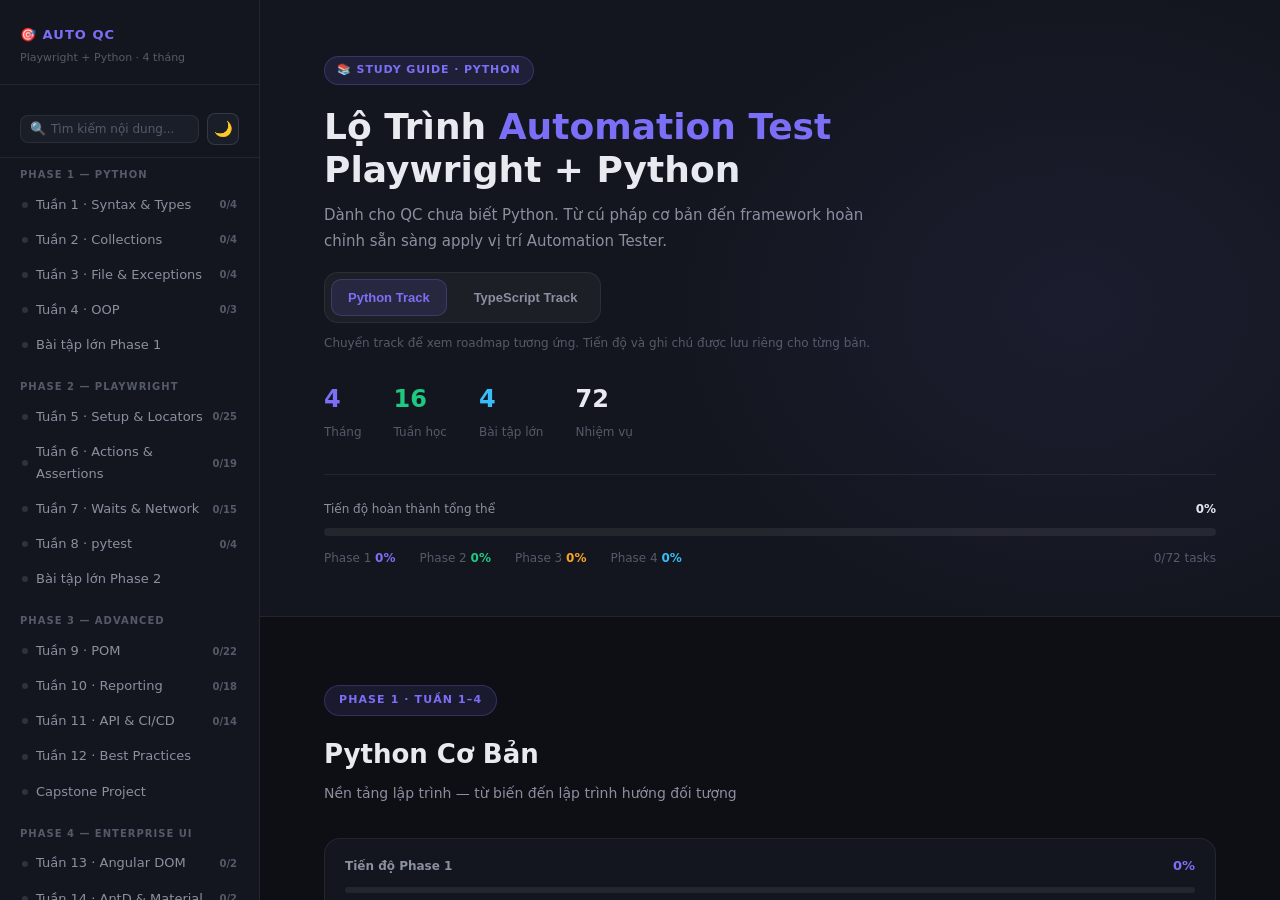
<file: index.html>
<!DOCTYPE html>
<html lang="vi">

<head>
    <meta charset="UTF-8">
    <meta name="viewport" content="width=device-width, initial-scale=1.0">
    <title>Lộ Trình Automation Test — Playwright & Python</title>
    <link rel="stylesheet" href="styles.css">
</head>

<body>

    <div class="layout">
        <!-- SIDEBAR -->
        <nav class="sidebar">
            <div class="sidebar-logo">
                <div class="brand">🎯 Auto QC</div>
                <div class="sub" id="sidebarSub">Playwright + Python · 4 tháng</div>
            </div>

            <!-- TOOLBAR -->
            <div class="toolbar">
                <div class="search-wrap">
                    <span class="search-icon">🔍</span>
                    <input type="text" id="searchInput" placeholder="Tìm kiếm nội dung..."
                        oninput="onSearch(this.value)">
                    <button class="clear-btn" id="clearBtn" onclick="clearSearch()">✕</button>
                </div>
                <button class="theme-btn" id="themeBtn" onclick="toggleTheme()" title="Đổi theme">🌙</button>
            </div>

            <div class="nav-section">
                <div class="nav-section-title" id="nav-title-p1">Phase 1 — Python</div>
                <a class="nav-item active" href="#p1-w1"><span class="nav-dot"></span><span class="nav-label" id="nav-label-p1-w1">Tuần 1 · Syntax & Types</span></a>
                <a class="nav-item active" href="#p1-w2"><span class="nav-dot"></span><span class="nav-label" id="nav-label-p1-w2">Tuần 2 · Collections</span></a>
                <a class="nav-item active" href="#p1-w3"><span class="nav-dot"></span><span class="nav-label" id="nav-label-p1-w3">Tuần 3 · File & Exceptions</span></a>
                <a class="nav-item active" href="#p1-w4"><span class="nav-dot"></span><span class="nav-label" id="nav-label-p1-w4">Tuần 4 · OOP</span></a>
                <a class="nav-item active" href="#p1-milestone"><span class="nav-dot"></span><span class="nav-label" id="nav-label-p1-milestone">Bài tập lớn Phase 1</span></a>
            </div>

            <div class="nav-section">
                <div class="nav-section-title" id="nav-title-p2">Phase 2 — Playwright</div>
                <a class="nav-item p2-active" href="#p2-w5"><span class="nav-dot"></span><span class="nav-label" id="nav-label-p2-w5">Tuần 5 · Setup & Locators</span></a>
                <a class="nav-item p2-active" href="#p2-w6"><span class="nav-dot"></span><span class="nav-label" id="nav-label-p2-w6">Tuần 6 · Actions & Assertions</span></a>
                <a class="nav-item p2-active" href="#p2-w7"><span class="nav-dot"></span><span class="nav-label" id="nav-label-p2-w7">Tuần 7 · Waits & Network</span></a>
                <a class="nav-item p2-active" href="#p2-w8"><span class="nav-dot"></span><span class="nav-label" id="nav-label-p2-w8">Tuần 8 · pytest</span></a>
                <a class="nav-item p2-active" href="#p2-milestone"><span class="nav-dot"></span><span class="nav-label" id="nav-label-p2-milestone">Bài tập lớn Phase 2</span></a>
            </div>

            <div class="nav-section">
                <div class="nav-section-title" id="nav-title-p3">Phase 3 — Advanced</div>
                <a class="nav-item p3-active" href="#p3-w9"><span class="nav-dot"></span><span class="nav-label" id="nav-label-p3-w9">Tuần 9 · POM</span></a>
                <a class="nav-item p3-active" href="#p3-w10"><span class="nav-dot"></span><span class="nav-label" id="nav-label-p3-w10">Tuần 10 · Reporting</span></a>
                <a class="nav-item p3-active" href="#p3-w11"><span class="nav-dot"></span><span class="nav-label" id="nav-label-p3-w11">Tuần 11 · API & CI/CD</span></a>
                <a class="nav-item p3-active" href="#p3-w12"><span class="nav-dot"></span><span class="nav-label" id="nav-label-p3-w12">Tuần 12 · Best Practices</span></a>
                <a class="nav-item p3-active" href="#p3-milestone"><span class="nav-dot"></span><span class="nav-label" id="nav-label-p3-milestone">Capstone Project</span></a>
            </div>

            <div class="nav-section">
                <div class="nav-section-title" id="nav-title-p4">Phase 4 — Enterprise UI</div>
                <a class="nav-item p4-active" href="#p4-w13"><span class="nav-dot"></span><span class="nav-label" id="nav-label-p4-w13">Tuần 13 · Angular DOM</span></a>
                <a class="nav-item p4-active" href="#p4-w14"><span class="nav-dot"></span><span class="nav-label" id="nav-label-p4-w14">Tuần 14 · AntD & Material</span></a>
                <a class="nav-item p4-active" href="#p4-w15"><span class="nav-dot"></span><span class="nav-label" id="nav-label-p4-w15">Tuần 15 · Table & Overlay</span></a>
                <a class="nav-item p4-active" href="#p4-w16"><span class="nav-dot"></span><span class="nav-label" id="nav-label-p4-w16">Tuần 16 · Debug & Contracts</span></a>
                <a class="nav-item p4-active" href="#p4-milestone"><span class="nav-dot"></span><span class="nav-label" id="nav-label-p4-milestone">Enterprise Challenge</span></a>
            </div>

            <!-- <div class="toc-progress">
                <div class="progress-label">Tiến độ đọc</div>
                <div class="progress-bar">
                    <div class="progress-fill" id="progressFill"></div>
                </div>
            </div> -->
        </nav>

        <!-- MAIN -->
        <main class="main">
            <!-- HERO -->
            <div class="hero">
                <div class="hero-badge" id="heroBadge">📚 Study Guide · Python</div>
                <h1 id="heroTitle">Lộ Trình <span>Automation Test</span><br>Playwright + Python</h1>
                <p id="heroDesc">Dành cho QC chưa biết Python. Từ cú pháp cơ bản đến framework hoàn chỉnh sẵn sàng apply vị trí
                    Automation Tester.</p>
                <div class="track-switch" role="tablist" aria-label="Chọn ngôn ngữ học">
                    <button class="track-btn active" id="track-python" onclick="switchTrack('python')"
                        aria-pressed="true">Python Track</button>
                    <button class="track-btn" id="track-typescript" onclick="switchTrack('typescript')"
                        aria-pressed="false">TypeScript Track</button>
                </div>
                <div class="track-hint">Chuyển track để xem roadmap tương ứng. Tiến độ và ghi chú được lưu riêng cho từng bản.</div>
                <div class="hero-stats">
                    <div class="stat">
                        <div class="stat-num" id="heroMonths" style="color:var(--p1)">4</div>
                        <div class="stat-label">Tháng</div>
                    </div>
                    <div class="stat">
                        <div class="stat-num" id="heroWeeks" style="color:var(--p2)">16</div>
                        <div class="stat-label">Tuần học</div>
                    </div>
                    <div class="stat">
                        <div class="stat-num" id="heroMilestones" style="color:var(--p4)">4</div>
                        <div class="stat-label">Bài tập lớn</div>
                    </div>
                    <div class="stat">
                        <div class="stat-num" style="color:var(--text)" id="heroTotalTasks">0</div>
                        <div class="stat-label">Nhiệm vụ</div>
                    </div>
                </div>
                <div class="overall-progress">
                    <div class="overall-progress-label">Tiến độ hoàn thành tổng thể <span id="overallPct">0%</span>
                    </div>
                    <div class="overall-bar-track">
                        <div class="overall-bar-fill" id="overallBarFill"></div>
                    </div>
                    <div class="overall-phases">
                        <div class="overall-phase-stat p1s">Phase 1 <b id="p1pct">0%</b></div>
                        <div class="overall-phase-stat p2s">Phase 2 <b id="p2pct">0%</b></div>
                        <div class="overall-phase-stat p3s">Phase 3 <b id="p3pct">0%</b></div>
                        <div class="overall-phase-stat p4s">Phase 4 <b id="p4pct">0%</b></div>
                        <div class="overall-phase-stat" style="margin-left:auto" id="doneBadge"></div>
                    </div>
                </div>
            </div>

            <div class="content">
                <div class="search-no-results" id="noResults">😕 Không tìm thấy kết quả nào cho "<span
                        id="noResultsTerm"></span>"</div>

                <!-- PHASE PLACEHOLDERS -->
                <div id="phase1-placeholder" class="phase-placeholder"></div>
                <div id="phase2-placeholder" class="phase-placeholder"></div>
                <div id="phase3-placeholder" class="phase-placeholder"></div>
                <div id="phase4-placeholder" class="phase-placeholder"></div>
            </div> <!-- .content -->
        </main>
    </div> <!-- .layout -->

    <script src="script.js"></script>
</body>

</html>
</file>
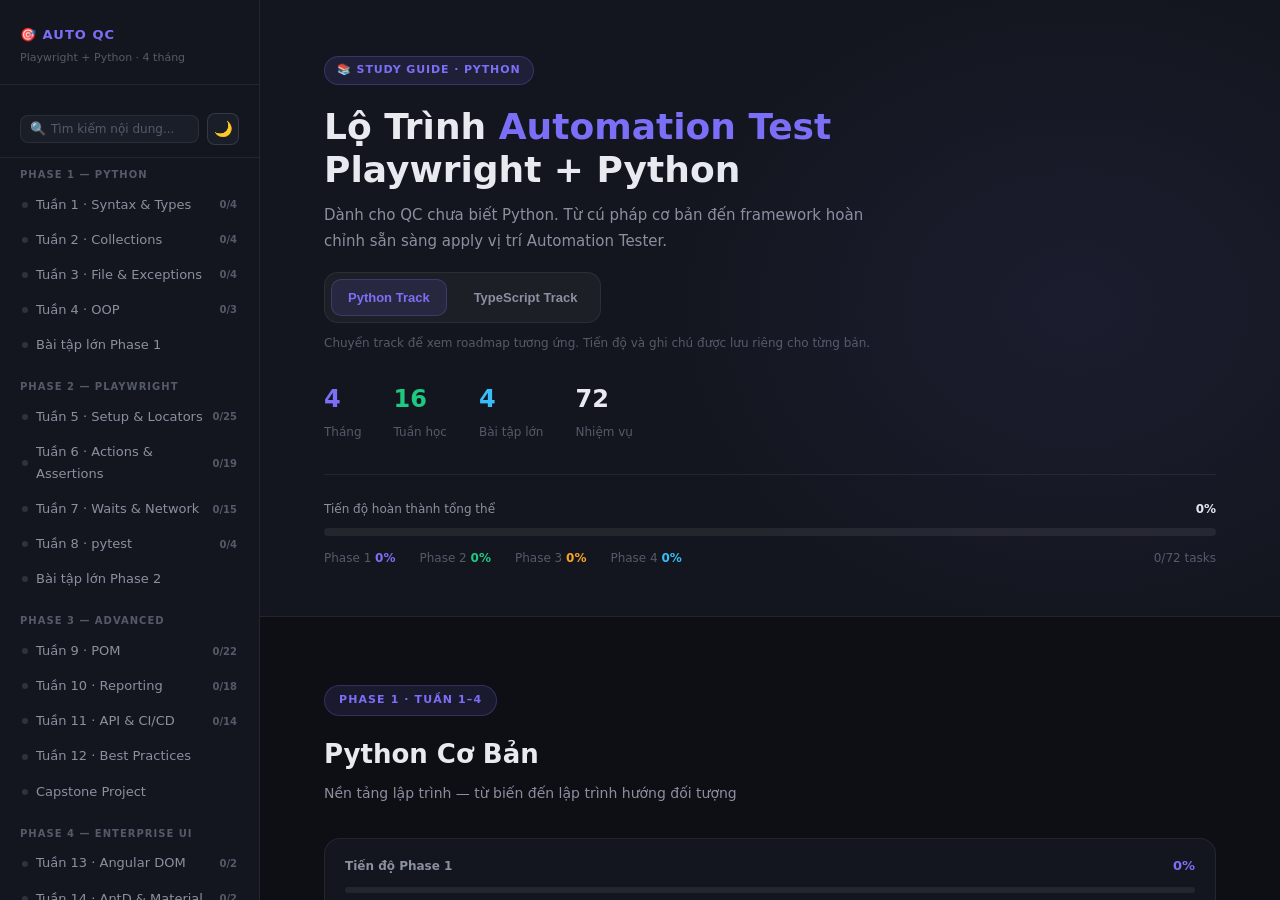
<file: tools/set-track-python.html>
<!DOCTYPE html>
<html lang="vi">
<head>
  <meta charset="UTF-8" />
  <title>Switch Track</title>
</head>
<body>
  <script>
    localStorage.setItem("aqc_learning_track_v1", "python");
    window.location.replace("/index.html");
  </script>
</body>
</html>
</file>
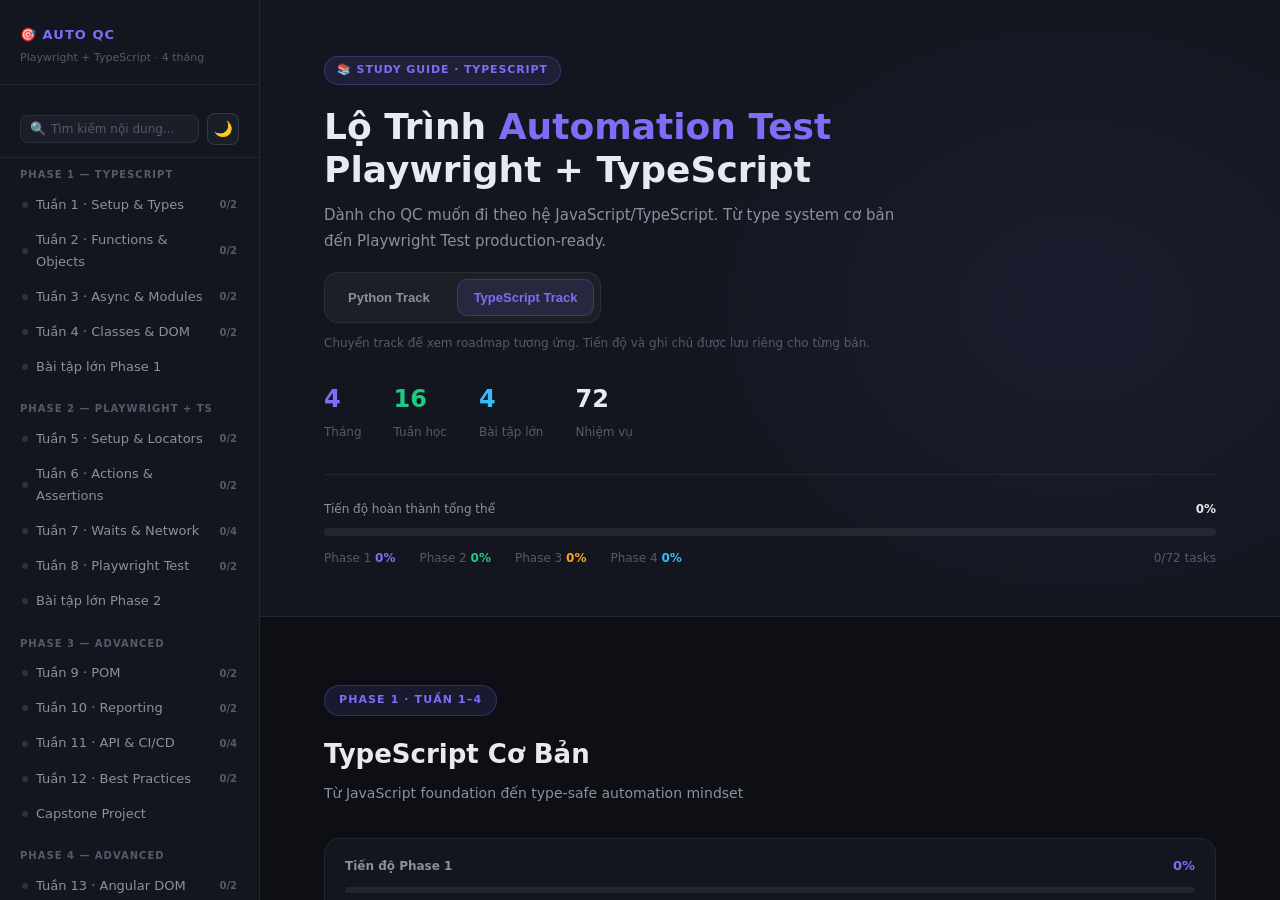
<file: tools/set-track-typescript.html>
<!DOCTYPE html>
<html lang="vi">
<head>
  <meta charset="UTF-8" />
  <title>Switch Track</title>
</head>
<body>
  <script>
    localStorage.setItem("aqc_learning_track_v1", "typescript");
    window.location.replace("/index.html");
  </script>
</body>
</html>
</file>
<file: styles.css>
:root {
  --bg: #0d0f14;
  --bg2: #13161e;
  --bg3: #1a1e28;
  --border: rgba(255, 255, 255, 0.07);
  --border2: rgba(255, 255, 255, 0.12);
  --text: #e8eaf0;
  --text2: #8b90a0;
  --text3: #555a6a;
  --p1: #7c6ff7;
  --p1l: rgba(124, 111, 247, 0.12);
  --p1b: rgba(124, 111, 247, 0.25);
  --p2: #1fc880;
  --p2l: rgba(31, 200, 128, 0.1);
  --p2b: rgba(31, 200, 128, 0.22);
  --p3: #f5a623;
  --p3l: rgba(245, 166, 35, 0.1);
  --p3b: rgba(245, 166, 35, 0.22);
  --p4: #38bdf8;
  --p4l: rgba(56, 189, 248, 0.1);
  --p4b: rgba(56, 189, 248, 0.22);
  --red: #f06e6e;
  --redl: rgba(240, 110, 110, 0.1);
  --code-bg: #0a0c12;
  --radius: 10px;
  --radius-lg: 16px;
  --note-bg: rgba(245, 166, 35, 0.07);
  --note-border: rgba(245, 166, 35, 0.25);
  --highlight: rgba(124, 111, 247, 0.25);
}

/* ── LIGHT MODE ── */
html.light {
  --bg: #f5f6fa;
  --bg2: #ffffff;
  --bg3: #eef0f6;
  --border: rgba(0, 0, 0, 0.08);
  --border2: rgba(0, 0, 0, 0.14);
  --text: #1a1c24;
  --text2: #4a4f62;
  --text3: #9097b0;
  --p1: #5b52d6;
  --p1l: rgba(91, 82, 214, 0.18);
  --p1b: rgba(91, 82, 214, 0.22);
  --p2: #0fa863;
  --p2l: rgba(15, 168, 99, 0.18);
  --p2b: rgba(15, 168, 99, 0.2);
  --p3: #c27d0e;
  --p3l: rgba(194, 125, 14, 0.18);
  --p3b: rgba(194, 125, 14, 0.2);
  --p4: #0f88c8;
  --p4l: rgba(15, 136, 200, 0.16);
  --p4b: rgba(15, 136, 200, 0.2);
  --code-bg: #f0f2f8;
  --note-bg: rgba(194, 125, 14, 0.07);
  --note-border: rgba(194, 125, 14, 0.25);
  --highlight: rgba(91, 82, 214, 0.18);
  --highlight: rgba(91, 82, 214, 0.18);
}

/* Smooth theme transition */
*,
*::before,
*::after {
  transition:
    background-color 0.22s ease,
    border-color 0.22s ease,
    color 0.15s ease;
}

* {
  margin: 0;
  padding: 0;
  box-sizing: border-box;
}

body {
  font-family:
    "Segoe UI",
    system-ui,
    -apple-system,
    sans-serif;
  background: var(--bg);
  color: var(--text);
  line-height: 1.7;
  font-size: 15px;
}

/* SCROLLBAR */
::-webkit-scrollbar {
  width: 5px;
}
::-webkit-scrollbar-track {
  background: var(--bg);
}
::-webkit-scrollbar-thumb {
  background: var(--border2);
  border-radius: 3px;
}

/* LAYOUT */
.layout {
  display: flex;
  min-height: 100vh;
  overflow: hidden;
}

/* SIDEBAR */
.sidebar {
  width: 260px;
  min-width: 260px;
  height: 100vh;
  overflow-y: auto;
  background: var(--bg2);
  border-right: 1px solid var(--border);
  position: sticky;
  top: 0;
  height: 100vh;
  overflow-y: auto;
  padding: 0 0 2rem;
}

.sidebar-logo {
  padding: 1.5rem 1.25rem 1rem;
  border-bottom: 1px solid var(--border);
  margin-bottom: 1rem;
}
.sidebar-logo .brand {
  font-size: 13px;
  font-weight: 600;
  color: var(--p1);
  letter-spacing: 0.08em;
  text-transform: uppercase;
}
.sidebar-logo .sub {
  font-size: 11px;
  color: var(--text3);
  margin-top: 3px;
}

.nav-section {
  padding: 0 0.75rem;
  margin-bottom: 0.5rem;
}
.nav-section-title {
  font-size: 10px;
  font-weight: 600;
  text-transform: uppercase;
  letter-spacing: 0.1em;
  color: var(--text3);
  padding: 0.5rem 0.5rem 0.3rem;
}

.nav-item {
  display: flex;
  align-items: center;
  gap: 8px;
  padding: 6px 10px;
  border-radius: 7px;
  font-size: 13px;
  color: var(--text2);
  cursor: pointer;
  text-decoration: none;
  transition: all 0.15s;
  margin-bottom: 1px;
}
.nav-item:hover {
  background: rgba(255, 255, 255, 0.05);
  color: var(--text);
}
.nav-item.active {
  background: var(--p1l);
  color: var(--p1);
}
.nav-item.active .nav-dot {
  background: var(--p1);
}
.nav-dot {
  width: 6px;
  height: 6px;
  border-radius: 50%;
  background: var(--border2);
  flex-shrink: 0;
}
.nav-item.p2-active {
  background: var(--p2l);
  color: var(--p2);
}
.nav-item.p2-active .nav-dot {
  background: var(--p2);
}
.nav-item.p3-active {
  background: var(--p3l);
  color: var(--p3);
}
.nav-item.p3-active .nav-dot {
  background: var(--p3);
}
.nav-item.p4-active {
  background: var(--p4l);
  color: var(--p4);
}
.nav-item.p4-active .nav-dot {
  background: var(--p4);
}

/* MAIN */
.main {
  flex: 1;
  min-width: 0;
  overflow-y: auto;
  max-height: 100vh;
}

/* HERO */
.hero {
  background: var(--bg2);
  border-bottom: 1px solid var(--border);
  padding: 3.5rem 4rem 3rem;
  position: relative;
  overflow: hidden;
}
.hero::before {
  content: "";
  position: absolute;
  inset: 0;
  background: radial-gradient(
    ellipse 60% 80% at 80% 50%,
    rgba(124, 111, 247, 0.08) 0%,
    transparent 70%
  );
  pointer-events: none;
}
.hero-badge {
  display: inline-flex;
  align-items: center;
  gap: 6px;
  background: var(--p1l);
  border: 1px solid var(--p1b);
  color: var(--p1);
  font-size: 11px;
  font-weight: 600;
  text-transform: uppercase;
  letter-spacing: 0.08em;
  padding: 4px 12px;
  border-radius: 20px;
  margin-bottom: 1.25rem;
}
.hero h1 {
  font-size: 36px;
  font-weight: 700;
  line-height: 1.2;
  margin-bottom: 0.75rem;
}
.hero h1 span {
  color: var(--p1);
}
.hero p {
  font-size: 15px;
  color: var(--text2);
  max-width: 580px;
  line-height: 1.7;
  margin-bottom: 1.1rem;
}
.track-switch {
  display: inline-flex;
  gap: 10px;
  padding: 6px;
  background: rgba(255, 255, 255, 0.04);
  border: 1px solid var(--border);
  border-radius: 14px;
  margin-bottom: 0.65rem;
}
.track-btn {
  background: transparent;
  border: 1px solid transparent;
  color: var(--text2);
  padding: 10px 16px;
  border-radius: 10px;
  cursor: pointer;
  font-size: 13px;
  font-weight: 600;
  transition: all 0.18s ease;
}
.track-btn:hover {
  color: var(--text);
  border-color: var(--border2);
}
.track-btn.active {
  background: var(--p1l);
  border-color: var(--p1b);
  color: var(--p1);
}
.track-hint {
  font-size: 12px;
  color: var(--text3);
  margin-bottom: 1.6rem;
}
.hero-stats {
  display: flex;
  gap: 2rem;
}
.stat {
}
.stat-num {
  font-size: 24px;
  font-weight: 700;
}
.stat-label {
  font-size: 12px;
  color: var(--text3);
  margin-top: 2px;
}

/* CONTENT */
.content {
  padding: 3rem 4rem;
  max-width: none;
  width: 100%;
  box-sizing: border-box;
}

/* PHASE HEADER */
.phase-block {
  margin-bottom: 4rem;
}
.phase-tag {
  display: inline-flex;
  align-items: center;
  gap: 8px;
  font-size: 11px;
  font-weight: 600;
  text-transform: uppercase;
  letter-spacing: 0.1em;
  padding: 5px 14px;
  border-radius: 20px;
  margin-bottom: 1rem;
}
.phase-tag.p1 {
  background: var(--p1l);
  color: var(--p1);
  border: 1px solid var(--p1b);
}
.phase-tag.p2 {
  background: var(--p2l);
  color: var(--p2);
  border: 1px solid var(--p2b);
}
.phase-tag.p3 {
  background: var(--p3l);
  color: var(--p3);
  border: 1px solid var(--p3b);
}
.phase-tag.p4 {
  background: var(--p4l);
  color: var(--p4);
  border: 1px solid var(--p4b);
}

.phase-title {
  font-size: 26px;
  font-weight: 700;
  margin-bottom: 0.4rem;
}
.phase-subtitle {
  font-size: 14px;
  color: var(--text2);
  margin-bottom: 2rem;
}

/* WEEK BLOCK */
.week-block {
  display: block;
  width: 100%;
  margin-bottom: 2.2rem;
  clear: both;
  padding-bottom: 0.8rem;
  border-bottom: 1px solid var(--border);
}
.week-block:last-child {
  border-bottom: none;
  padding-bottom: 0;
}
.topic-card {
  width: 100%;
  margin-bottom: 0.9rem;
}
.week-label {
  font-size: 13px;
  font-weight: 700;
  text-transform: uppercase;
  letter-spacing: 0.1em;
  color: var(--text);
  margin-bottom: 0.9rem;
  display: flex;
  align-items: center;
  gap: 10px;
  text-shadow: 0 1px 2px rgba(0, 0, 0, 0.3);
}

.html.light .week-label,
.week-label.light {
  color: var(--p1);
  text-shadow: 0 1px 2px rgba(255, 255, 255, 0.35);
}

.week-label::after {
  content: "";
  flex: 1;
  height: 1px;
  background: var(--border);
}

/* TOPIC CARD */
.topic-card {
  background: var(--bg2);
  border: 1px solid var(--border);
  border-radius: var(--radius-lg);
  margin-bottom: 1rem;
  overflow: hidden;
  transition: border-color 0.2s;
}
.topic-card:hover {
  border-color: var(--border2);
}

.topic-header {
  padding: 1.1rem 1.4rem;
  display: flex;
  align-items: flex-start;
  gap: 12px;
  cursor: pointer;
}
.topic-icon {
  width: 32px;
  height: 32px;
  border-radius: 8px;
  display: flex;
  align-items: center;
  justify-content: center;
  font-size: 15px;
  flex-shrink: 0;
  margin-top: 2px;
}
.p1 .topic-icon {
  background: var(--p1l);
}
.p2 .topic-icon {
  background: var(--p2l);
}
.p3 .topic-icon {
  background: var(--p3l);
}
.p4 .topic-icon {
  background: var(--p4l);
}

.topic-meta {
  flex: 1;
}
.topic-name {
  font-size: 15px;
  font-weight: 600;
  margin-bottom: 3px;
}
.topic-desc {
  font-size: 13px;
  color: var(--text2);
}
.topic-toggle {
  color: var(--text3);
  font-size: 12px;
  transition: transform 0.25s;
  margin-top: 6px;
}
.topic-toggle.open {
  transform: rotate(180deg);
}

.topic-body {
  display: none;
  border-top: 1px solid var(--border);
  width: 100%;
  box-sizing: border-box;
  transition: all 0.25s ease;
}
.topic-body.open {
  display: block;
}

/* THEORY */
.theory-section {
  padding: 1.4rem;
  border-bottom: 1px solid var(--border);
}
.theory-section:last-child {
  border-bottom: none;
}
.section-label {
  font-size: 10px;
  font-weight: 700;
  text-transform: uppercase;
  letter-spacing: 0.12em;
  color: var(--text3);
  margin-bottom: 0.75rem;
  display: flex;
  align-items: center;
  gap: 8px;
}
.section-label::before {
  content: "";
  width: 16px;
  height: 1px;
  background: var(--border2);
}

p {
  margin-bottom: 0.75rem;
  color: var(--text2);
  font-size: 14px;
}
p:last-child {
  margin-bottom: 0;
}

strong {
  color: var(--text);
  font-weight: 600;
}

/* CODE BLOCK */
.code-block {
  background: var(--code-bg);
  border: 1px solid var(--border);
  border-radius: var(--radius);
  overflow: hidden;
  margin: 0.75rem 0;
}
.html.light .code-block {
  background: #1f2233; /* dark hơn theme sáng */
  border-color: rgba(255, 255, 255, 0.15);
}
.code-header {
  display: flex;
  align-items: center;
  justify-content: space-between;
  padding: 8px 14px;
  border-bottom: 1px solid var(--border);
  background: rgba(255, 255, 255, 0.02);
}
.code-lang {
  font-size: 11px;
  font-weight: 600;
  text-transform: uppercase;
  letter-spacing: 0.08em;
  color: var(--text3);
  display: flex;
  align-items: center;
  gap: 8px;
}
.code-lang::before {
  content: "";
  width: 8px;
  height: 8px;
  border-radius: 50%;
}
.code-lang.python::before {
  background: #3b82f6;
}
.code-lang.bash::before {
  background: var(--p2);
}
.code-lang.text::before {
  background: var(--text3);
}
.code-filename {
  font-size: 11px;
  color: var(--text3);
  font-family: "Cascadia Code", "Consolas", "Fira Code", monospace;
}
.code-copy {
  font-size: 11px;
  color: var(--text3);
  cursor: pointer;
  padding: 3px 8px;
  border: 1px solid var(--border);
  border-radius: 5px;
  background: transparent;
  transition: all 0.15s;
}
.code-copy:hover {
  color: var(--text);
  border-color: var(--border2);
}

pre {
  padding: 1.1rem 1.4rem;
  overflow-x: auto;
  font-family: "Cascadia Code", "Consolas", "Fira Code", monospace;
  font-size: 13px;
  line-height: 1.7;
}
code {
  font-family: "Cascadia Code", "Consolas", "Fira Code", monospace;
}

/* SYNTAX HIGHLIGHT */
.kw {
  color: #c792ea;
}
.fn {
  color: #82aaff;
}
.str {
  color: #c3e88d;
}
.cmt {
  color: #546e7a;
  font-style: italic;
}
.num {
  color: #f78c6c;
}
.cls {
  color: #ffcb6b;
}
.dec {
  color: #89ddff;
}
.self {
  color: #f07178;
}
.imp {
  color: var(--p1);
}

/* INLINE CODE */
code:not(pre code) {
  background: rgba(124, 111, 247, 0.12);
  color: #c4baff;
  font-size: 12.5px;
  padding: 2px 7px;
  border-radius: 5px;
}

/* EXERCISES */
.exercises {
}
.ex-item {
  display: flex;
  gap: 12px;
  align-items: flex-start;
  padding: 10px 0;
  border-bottom: 1px solid var(--border);
  font-size: 13px;
}
.ex-item:last-child {
  border-bottom: none;
}
.ex-num {
  width: 22px;
  height: 22px;
  border-radius: 6px;
  display: flex;
  align-items: center;
  justify-content: center;
  font-size: 10px;
  font-weight: 700;
  flex-shrink: 0;
  margin-top: 1px;
}
.p1 .ex-num {
  background: var(--p1l);
  color: var(--p1);
}
.p2 .ex-num {
  background: var(--p2l);
  color: var(--p2);
}
.p3 .ex-num {
  background: var(--p3l);
  color: var(--p3);
}
.p4 .ex-num {
  background: var(--p4l);
  color: var(--p4);
}
.ex-text {
}
.ex-title {
  font-weight: 600;
  margin-bottom: 3px;
  color: var(--text);
}
.ex-desc {
  color: var(--text2);
  font-size: 12px;
  line-height: 1.5;
}

/* TIPS */
.tip-box {
  border-radius: var(--radius);
  padding: 0.9rem 1.1rem;
  margin: 0.75rem 0;
  display: block;
  font-size: 13px;
}
.tip-box.info {
  background: rgba(124, 111, 247, 0.08);
  border-left: 3px solid var(--p1);
}
.tip-box.success {
  background: rgba(31, 200, 128, 0.07);
  border-left: 3px solid var(--p2);
}
.tip-box.warning {
  background: rgba(245, 166, 35, 0.08);
  border-left: 3px solid var(--p3);
}
.tip-box.danger {
  background: rgba(240, 110, 110, 0.08);
  border-left: 3px solid var(--red);
}
.tip-icon {
  flex-shrink: 0;
  font-size: 14px;
  margin-top: 1px;
}
.tip-content {
  color: var(--text2);
  line-height: 1.6;
}
.tip-content strong {
  color: var(--text);
}

/* TABLE */
.data-table {
  width: 100%;
  border-collapse: collapse;
  font-size: 13px;
  margin: 0.75rem 0;
}
.data-table th {
  text-align: left;
  padding: 8px 12px;
  background: var(--bg3);
  color: var(--text2);
  font-size: 11px;
  font-weight: 600;
  text-transform: uppercase;
  letter-spacing: 0.07em;
  border-bottom: 1px solid var(--border2);
}
.data-table td {
  padding: 9px 12px;
  border-bottom: 1px solid var(--border);
  color: var(--text2);
  vertical-align: top;
}
.data-table tr:last-child td {
  border-bottom: none;
}
.data-table tr:hover td {
  background: rgba(255, 255, 255, 0.02);
}

/* MILESTONE */
.milestone-card {
  border-radius: var(--radius-lg);
  padding: 1.5rem 1.75rem;
  margin-top: 2rem;
  position: relative;
  overflow: hidden;
}
.milestone-card.p1 {
  background: linear-gradient(
    135deg,
    rgba(124, 111, 247, 0.1),
    rgba(124, 111, 247, 0.04)
  );
  border: 1px solid var(--p1b);
}
.milestone-card.p2 {
  background: linear-gradient(
    135deg,
    rgba(31, 200, 128, 0.1),
    rgba(31, 200, 128, 0.03)
  );
  border: 1px solid var(--p2b);
}
.milestone-card.p3 {
  background: linear-gradient(
    135deg,
    rgba(245, 166, 35, 0.1),
    rgba(245, 166, 35, 0.03)
  );
  border: 1px solid var(--p3b);
}
.milestone-card.p4 {
  background: linear-gradient(
    135deg,
    rgba(56, 189, 248, 0.1),
    rgba(56, 189, 248, 0.03)
  );
  border: 1px solid var(--p4b);
}
.milestone-label {
  font-size: 10px;
  font-weight: 700;
  text-transform: uppercase;
  letter-spacing: 0.12em;
  margin-bottom: 0.5rem;
}
.p1 .milestone-label {
  color: var(--p1);
}
.p2 .milestone-label {
  color: var(--p2);
}
.p3 .milestone-label {
  color: var(--p3);
}
.p4 .milestone-label {
  color: var(--p4);
}
.milestone-title {
  font-size: 18px;
  font-weight: 700;
  margin-bottom: 0.5rem;
}
.milestone-desc {
  font-size: 13px;
  color: var(--text2);
  line-height: 1.7;
  margin-bottom: 1rem;
}
.checklist {
  list-style: none;
}
.checklist li {
  display: flex;
  gap: 8px;
  align-items: flex-start;
  font-size: 13px;
  color: var(--text2);
  padding: 4px 0;
}
.checklist li::before {
  content: "✓";
  font-weight: 700;
  margin-top: 1px;
  flex-shrink: 0;
}
.p1 .checklist li::before {
  color: var(--p1);
}
.p2 .checklist li::before {
  color: var(--p2);
}
.p3 .checklist li::before {
  color: var(--p3);
}
.p4 .checklist li::before {
  color: var(--p4);
}

/* DIVIDER */
.divider {
  height: 1px;
  background: var(--border);
  margin: 2.5rem 0;
}

/* FOLDER TREE */
.tree {
  font-family: "Cascadia Code", "Consolas", "Fira Code", monospace;
  font-size: 13px;
  line-height: 1.9;
}
.tree-file {
  color: var(--text2);
}
.tree-dir {
  color: var(--p3);
  font-weight: 500;
}
.tree-py {
  color: #82aaff;
}
.tree-comment {
  color: var(--text3);
}

/* TOC progress */
.toc-progress {
  padding: 1rem 1.25rem;
  border-top: 1px solid var(--border);
  margin-top: 1rem;
}
.progress-bar {
  height: 3px;
  background: var(--border);
  border-radius: 2px;
  margin-top: 6px;
}
.progress-fill {
  height: 100%;
  background: var(--p1);
  border-radius: 2px;
  width: 0%;
  transition: width 0.3s;
}
.progress-label {
  font-size: 11px;
  color: var(--text3);
}

/* Responsive */
@media (max-width: 900px) {
  .sidebar {
    display: none;
  }
  .hero {
    padding: 2rem 1.5rem;
  }
  .hero h1 {
    font-size: 26px;
  }
  .track-switch {
    width: 100%;
    display: flex;
  }
  .track-btn {
    flex: 1;
    justify-content: center;
  }
  .content {
    padding: 2rem 1.5rem;
  }
}

/* ANIMATIONS */
@keyframes fadeIn {
  from {
    opacity: 0;
    transform: translateY(8px);
  }
  to {
    opacity: 1;
    transform: translateY(0);
  }
}
.phase-block {
  animation: fadeIn 0.4s ease both;
  width: inherit;
}
.phase-block:nth-child(2) {
  animation-delay: 0.1s;
}
.phase-block:nth-child(3) {
  animation-delay: 0.2s;
}

/* TIP BOXES */
.tip-box {
  border-radius: var(--radius);
  padding: 0.9rem 1.1rem;
  margin: 0.75rem 0;
  display: block;
  font-size: 13px;
}
.tip-box.info {
  background: rgba(124, 111, 247, 0.08);
  border-left: 3px solid var(--p1);
  display: flex;
  /* align-items: center; */
  /* justify-content: center; */
  flex-direction: column;
}
.tip-box.success {
  background: rgba(31, 200, 128, 0.07);
  border-left: 3px solid var(--p2);
}
.tip-box.warning {
  background: rgba(245, 166, 35, 0.08);
  border-left: 3px solid var(--p3);
}
.tip-box.danger {
  background: rgba(240, 110, 110, 0.08);
  border-left: 3px solid var(--red);
}
.tip-icon {
  display: inline-block;
  font-size: 14px;
  margin-right: 8px;
  vertical-align: middle;
}
.tip-content {
  display: inline-block;
  color: var(--text2);
  line-height: 1.6;
  vertical-align: middle;
}
.tip-content strong {
  color: var(--text);
}
.tip-content .sub-content {
  margin-top: 0.5rem;
  padding-left: 20px;
}
/* ── CHECKBOX ── */
.ex-item {
  position: relative;
}
.ex-check {
  appearance: none;
  -webkit-appearance: none;
  width: 18px;
  height: 18px;
  border-radius: 5px;
  border: 1.5px solid var(--border2);
  background: transparent;
  cursor: pointer;
  flex-shrink: 0;
  margin-top: 3px;
  transition: all 0.18s;
  position: relative;
}
.ex-check:hover {
  border-color: var(--text3);
}
.ex-check:checked {
  border-color: transparent;
  background: var(--p2);
}
.ex-check:checked::after {
  content: "";
  position: absolute;
  top: 2px;
  left: 5px;
  width: 5px;
  height: 9px;
  border: 2px solid #fff;
  border-top: none;
  border-left: none;
  transform: rotate(45deg);
}
.ex-item.done .ex-title {
  text-decoration: line-through;
  color: var(--text3);
}
.ex-item.done .ex-desc {
  opacity: 0.5;
}

/* milestone checklist checkbox */
.checklist li {
  cursor: pointer;
  border-radius: 6px;
  padding: 5px 6px;
  transition: background 0.15s;
  margin: 0 -6px;
}
.checklist li:hover {
  background: rgba(255, 255, 255, 0.04);
}
.milestone-check {
  appearance: none;
  -webkit-appearance: none;
  width: 16px;
  height: 16px;
  border-radius: 4px;
  border: 1.5px solid var(--border2);
  background: transparent;
  cursor: pointer;
  flex-shrink: 0;
  margin-top: 2px;
  transition: all 0.18s;
  position: relative;
}
.milestone-check:checked {
  border-color: transparent;
}
.milestone-check:checked::after {
  content: "";
  position: absolute;
  top: 1px;
  left: 4px;
  width: 4px;
  height: 8px;
  border: 2px solid #fff;
  border-top: none;
  border-left: none;
  transform: rotate(45deg);
}
.p1 .milestone-check:checked {
  background: var(--p1);
}
.p2 .milestone-check:checked {
  background: var(--p2);
}
.p3 .milestone-check:checked {
  background: var(--p3);
}
.p4 .milestone-check:checked {
  background: var(--p4);
}
.checklist li.done span {
  text-decoration: line-through;
  opacity: 0.55;
}

/* ── PHASE PROGRESS BAR ── */
.phase-progress-wrap {
  margin-bottom: 1.75rem;
  background: var(--bg2);
  border: 1px solid var(--border);
  border-radius: var(--radius-lg);
  padding: 1rem 1.25rem;
}
.phase-progress-header {
  display: flex;
  justify-content: space-between;
  align-items: center;
  margin-bottom: 0.6rem;
}
.phase-progress-title {
  font-size: 12px;
  font-weight: 600;
  color: var(--text2);
}
.phase-progress-pct {
  font-size: 13px;
  font-weight: 700;
}
.phase-bar-track {
  height: 6px;
  background: var(--border);
  border-radius: 3px;
  overflow: hidden;
}
.phase-bar-fill {
  height: 100%;
  border-radius: 3px;
  transition: width 0.45s cubic-bezier(0.4, 0, 0.2, 1);
  width: 0%;
}
.p1 .phase-bar-fill {
  background: var(--p1);
}
.p2 .phase-bar-fill {
  background: var(--p2);
}
.p3 .phase-bar-fill {
  background: var(--p3);
}
.p4 .phase-bar-fill {
  background: var(--p4);
}
.phase-progress-tasks {
  font-size: 11px;
  color: var(--text3);
  margin-top: 0.4rem;
}

/* ── OVERALL PROGRESS IN HERO ── */
.overall-progress {
  margin-top: 2rem;
  padding-top: 1.5rem;
  border-top: 1px solid var(--border);
}
.overall-progress-label {
  font-size: 12px;
  color: var(--text2);
  margin-bottom: 0.5rem;
  display: flex;
  justify-content: space-between;
}
.overall-progress-label span {
  font-weight: 700;
  color: var(--text);
}
.overall-bar-track {
  height: 8px;
  background: rgba(255, 255, 255, 0.07);
  border-radius: 4px;
  overflow: hidden;
}
.overall-bar-fill {
  height: 100%;
  border-radius: 4px;
  background: linear-gradient(90deg, var(--p1), var(--p2));
  transition: width 0.5s cubic-bezier(0.4, 0, 0.2, 1);
  width: 0%;
}
.overall-phases {
  display: flex;
  gap: 1.5rem;
  margin-top: 0.75rem;
}
.overall-phase-stat {
  font-size: 12px;
  color: var(--text3);
}
.overall-phase-stat b {
  font-weight: 700;
}
.overall-phase-stat.p1s b {
  color: var(--p1);
}
.overall-phase-stat.p2s b {
  color: var(--p2);
}
.overall-phase-stat.p3s b {
  color: var(--p3);
}
.overall-phase-stat.p4s b {
  color: var(--p4);
}

/* ── SIDEBAR PROGRESS DOTS per week ── */
.nav-item .nav-progress {
  margin-left: auto;
  font-size: 10px;
  font-weight: 700;
  color: var(--text3);
}
.nav-item.all-done .nav-progress {
  color: var(--p2);
}

@keyframes checkPop {
  0% {
    transform: scale(1);
  }
  40% {
    transform: scale(1.35);
  }
  100% {
    transform: scale(1);
  }
}
.ex-check:checked {
  animation: checkPop 0.25s ease;
}
.milestone-check:checked {
  animation: checkPop 0.25s ease;
}

/* ══════════════════════════════
   TOOLBAR (search + theme toggle)
══════════════════════════════ */
.toolbar {
  display: flex;
  align-items: center;
  gap: 8px;
  padding: 0.75rem 1.25rem;
  border-bottom: 1px solid var(--border);
}
.search-wrap {
  flex: 1;
  position: relative;
}
.search-icon {
  position: absolute;
  left: 10px;
  top: 50%;
  transform: translateY(-50%);
  font-size: 13px;
  color: var(--text3);
  pointer-events: none;
}
#searchInput {
  width: 100%;
  background: var(--bg3);
  border: 1px solid var(--border);
  border-radius: 8px;
  padding: 6px 10px 6px 30px;
  font-size: 12px;
  color: var(--text);
  font-family:
    "Segoe UI",
    system-ui,
    -apple-system,
    sans-serif;
  outline: none;
  transition: border-color 0.15s;
}
#searchInput::placeholder {
  color: var(--text3);
}
#searchInput:focus {
  border-color: var(--p1);
}
.clear-btn {
  position: absolute;
  right: 8px;
  top: 50%;
  transform: translateY(-50%);
  background: none;
  border: none;
  color: var(--text3);
  cursor: pointer;
  font-size: 14px;
  padding: 0 2px;
  display: none;
}
.clear-btn.show {
  display: block;
}

.theme-btn {
  width: 32px;
  height: 32px;
  border-radius: 8px;
  border: 1px solid var(--border2);
  background: var(--bg3);
  color: var(--text2);
  cursor: pointer;
  font-size: 15px;
  display: flex;
  align-items: center;
  justify-content: center;
  flex-shrink: 0;
  transition: all 0.15s;
}
.theme-btn:hover {
  background: var(--border);
  color: var(--text);
}

/* ── SEARCH RESULTS / HIGHLIGHT ── */
.search-highlight {
  background: var(--highlight);
  border-radius: 3px;
  padding: 1px 2px;
  color: var(--text);
}
.search-no-results {
  text-align: center;
  padding: 3rem 2rem;
  color: var(--text3);
  font-size: 14px;
  display: none;
}

/* topic-card hidden by search */
.topic-card.search-hidden {
  display: none;
}
.week-block.search-hidden {
  display: none;
}

/* search result: auto-expand topic bodies */
.topic-card.search-match .topic-body {
  display: block;
}
.topic-card.search-match .topic-toggle {
  transform: rotate(180deg);
}

/* ══════════════════════════════
   NOTES SYSTEM
══════════════════════════════ */
.note-toggle-btn {
  display: flex;
  align-items: center;
  gap: 6px;
  background: none;
  border: 1px solid var(--border);
  border-radius: 7px;
  color: var(--text3);
  font-size: 12px;
  font-family:
    "Segoe UI",
    system-ui,
    -apple-system,
    sans-serif;
  padding: 5px 10px;
  cursor: pointer;
  margin-top: 0.5rem;
  transition: all 0.15s;
}
.note-toggle-btn:hover {
  border-color: var(--p3b);
  color: var(--p3);
}
.note-toggle-btn.has-note {
  border-color: var(--p3b);
  color: var(--p3);
  background: var(--note-bg);
}

.note-area {
  margin: 0 1.4rem 1.2rem;
  display: none;
}
.note-area.open {
  display: block;
}
.note-textarea {
  width: 100%;
  min-height: 80px;
  background: var(--note-bg);
  border: 1px solid var(--note-border);
  border-radius: 8px;
  color: var(--text);
  font-family:
    "Segoe UI",
    system-ui,
    -apple-system,
    sans-serif;
  font-size: 13px;
  line-height: 1.6;
  padding: 0.75rem 1rem;
  resize: vertical;
  outline: none;
  transition: border-color 0.15s;
}
.note-textarea:focus {
  border-color: var(--p3);
}
.note-textarea::placeholder {
  color: var(--text3);
}
.note-footer {
  display: flex;
  align-items: center;
  justify-content: space-between;
  margin-top: 0.4rem;
}
.note-save-btn {
  background: var(--p3l);
  border: 1px solid var(--p3b);
  color: var(--p3);
  border-radius: 6px;
  padding: 4px 12px;
  font-size: 12px;
  font-family:
    "Segoe UI",
    system-ui,
    -apple-system,
    sans-serif;
  cursor: pointer;
  transition: all 0.15s;
}
.note-save-btn:hover {
  background: var(--p3b);
}
.note-clear-btn {
  background: none;
  border: none;
  color: var(--text3);
  font-size: 12px;
  cursor: pointer;
  font-family:
    "Segoe UI",
    system-ui,
    -apple-system,
    sans-serif;
}
.note-clear-btn:hover {
  color: var(--red);
}
.note-saved-msg {
  font-size: 11px;
  color: var(--p2);
  opacity: 0;
  transition: opacity 0.3s;
}
.note-saved-msg.show {
  opacity: 1;
}

/* note dot on topic header */
.note-dot {
  width: 6px;
  height: 6px;
  border-radius: 50%;
  background: var(--p3);
  flex-shrink: 0;
  margin-top: 8px;
  display: none;
}
.note-dot.show {
  display: block;
}

/* ══════════════════════════════════════
   PHASE PLACEHOLDERS & LOADING
══════════════════════════════════════ */
.phase-placeholder {
  min-height: 200px;
  display: flex;
  align-items: center;
  justify-content: center;
  background: var(--bg2);
  border: 1px dashed var(--border);
  border-radius: var(--radius);
  margin: 20px 0;
  opacity: 0.7;
  width: 100%;
}

.phase-placeholder.loaded {
  display: block;
  background: transparent;
  border: none;
  opacity: 1;
  min-height: auto;
}

.phase-error {
  color: var(--red);
  text-align: center;
  padding: 20px;
  font-size: 14px;
}
</file>
